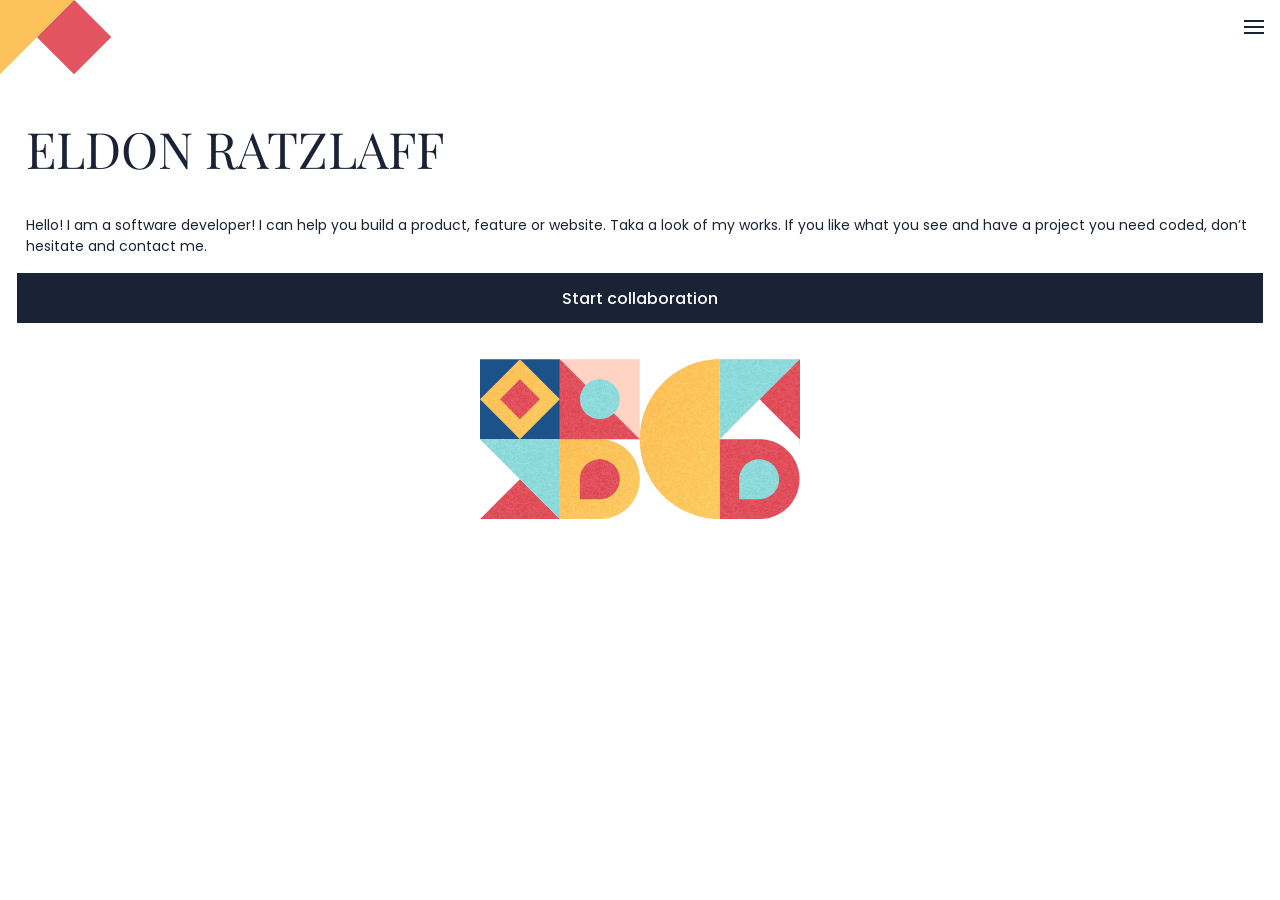
<file: index.htm>
<!DOCTYPE html>
<html lang="en">
<head>
    <meta charset="UTF-8">
    <meta http-equiv="X-UA-Compatible" content="IE=edge">
    <meta name="viewport" content="width=device-width, initial-scale=1.0">

    <link rel="stylesheet" href="/styles/style.css">
    <link rel = "icon" href =  "/pict-mobile/bxs-radiation.svg" type = "image/x-icon">
    <title>Portfolio</title>
</head>
<body>
    <header>
        <div class="top-page">
            <div class="ornament-top"><img src="/pict-mobile/image_geometry_1.svg" alt=""></div>
            <div class="menu1"><img src="/pict-mobile/ic_menu.svg" alt=""></div>
        </div>
            <div class="top-text"> 
                <h1 class="top-name">ELDON RATZLAFF</h1>
                <p class="top-coment">Hello! I am a software developer! I can help you build a product, feature or website. Taka a look of my works.
                  If you like what you see and have a project you need coded, don’t hesitate and contact me.
                 </p>
        
                <div class="top-buton">
                Start collaboration
                </div>
            </div> 
            <div class="ornamen-first-botom">
            </div>       
    </header>

</body>
</html>
</file>
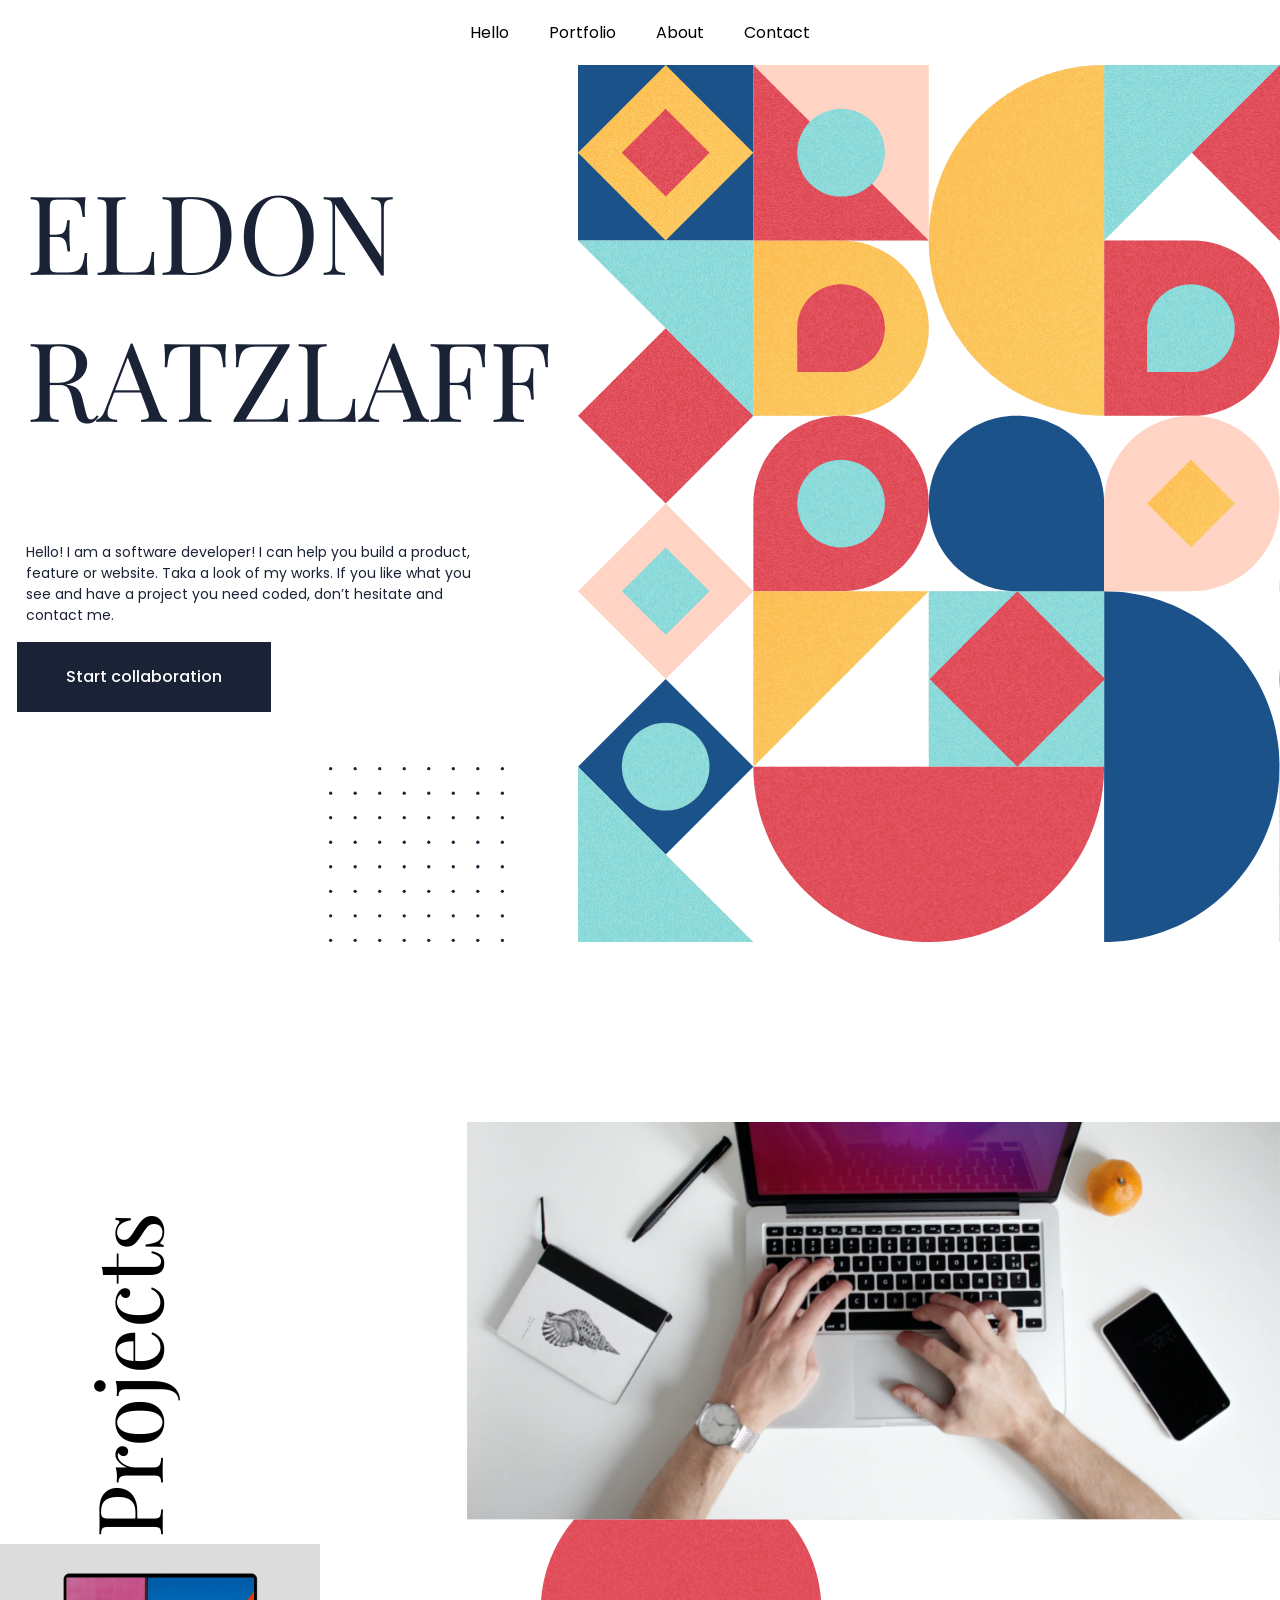
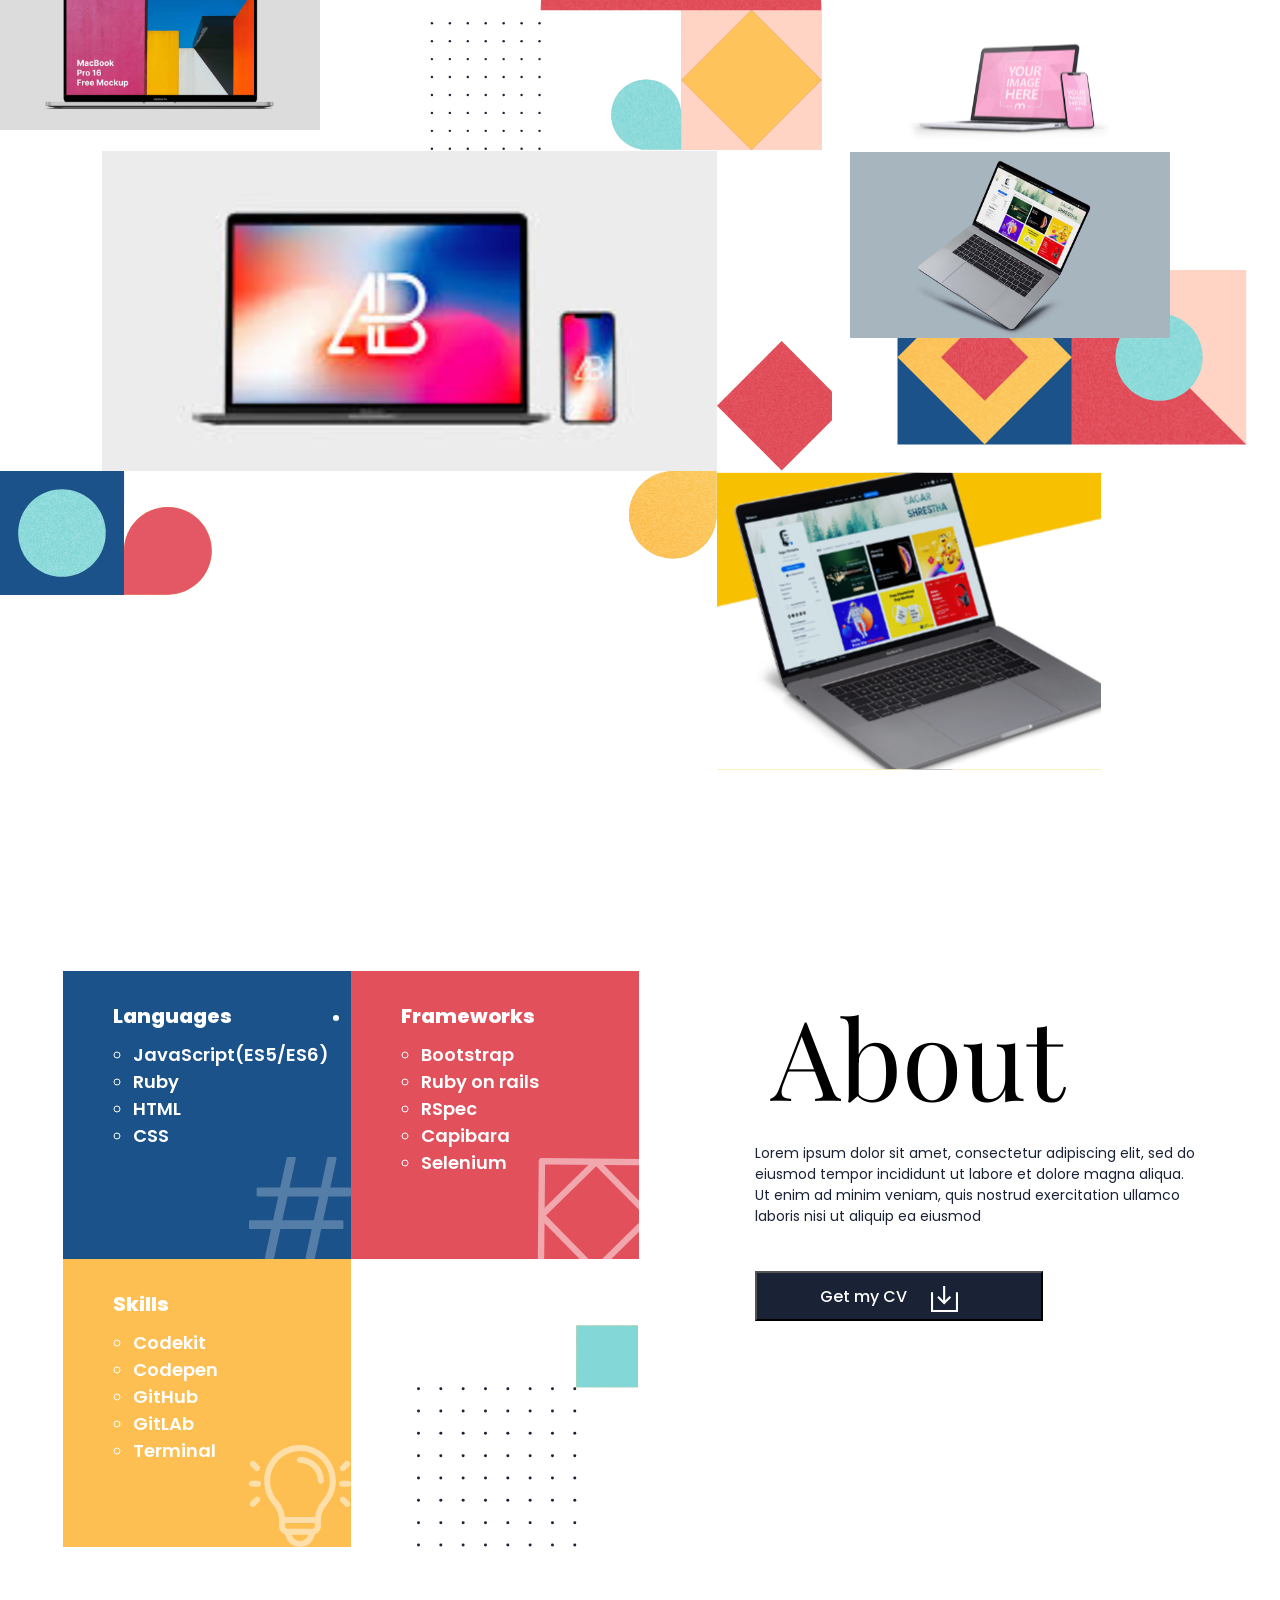
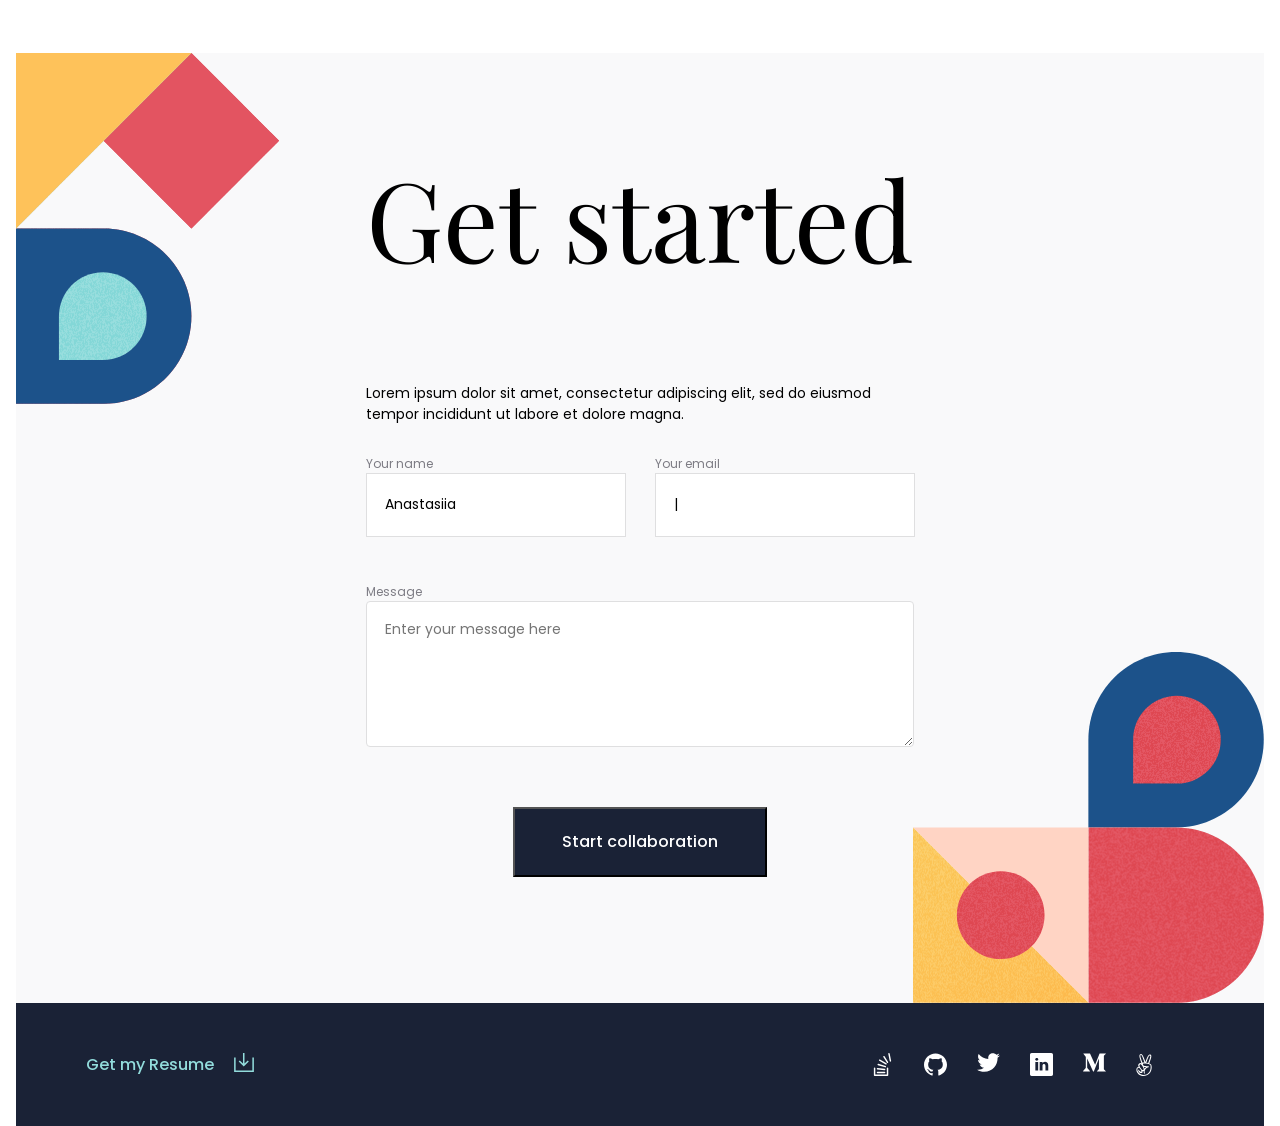
<file: index.html>
<!DOCTYPE html>
<html lang="en">
<head>
    <meta charset="UTF-8">
    <meta http-equiv="X-UA-Compatible" content="IE=edge">
    <meta name="viewport" content="width=device-width, initial-scale=1.0">    
    <link rel="stylesheet" href="./styles/style.css">
    <link rel="stylesheet" href="./styles/stylequery.css">
 
    <link rel = "icon" href =  "/pict-mobile/bxs-radiation.svg" type = "image/x-icon">
    <title>Portfolio</title>
</head>

<body>
    <header>
        <div class="top-page">
            <div class="ornament-top"><img src="/pict-mobile/image_geometry_1.svg" alt=""></div>
            <nav class="menu1"><img src="/pict-mobile/ic_menu.svg" alt="Menu icon"></nav>
            <div class="header-desktop">
                <div>Hello</div>
                <div>Portfolio</div>
                <div>About</div>
                <div>Contact</div>
            </div>
        </div>
    </header>
<section class="headline">
    <div class="top-text"> 
        <h1 class="top-name">ELDON RATZLAFF</h1>
        <p class="top-coment">Hello! I am a software developer! I can help you build a product, feature or website. Taka a look of my works.
      If you like what you see and have a project you need coded, don’t hesitate and contact me.
        </p>

        <div class="top-buton">
        Start collaboration
        </div>
    </div> 
<div class="ornamen-first-botom">
</div>
</section>

<section class="midle-section">
    <h2 class="projects">Projects</h2>
<!-- proyect 1 -->
<div class="works-cards works-cards1">
    <div class="project1"></div>
    <div class="proyect-foot1">
        <h2 class="proyect-foot1-p">Project name goes here</h2>
        <ul class="proyect-foot1-ul">
            <li class="proyect-foot1-li">HTML/CSS</li>
            <li class="proyect-foot1-li">Ruby on Rails</li>
            <li class="proyect-foot1-li">JavaScript</li>
        </ul>
        <button class="proyect-foot1-button">
            <h3 class="proyect-foot1-text">See this project</h3>
            <div class="proyect-foot1-img"></div>
        </button>
    </div  >     
</div>

<!-- proyect 2 -->
<div class="works-cards works-cards2">
    <div class="project2"></div>
    <div class="proyect-foot2">
        <h2 class="proyect-foot1-p">Project name goes here</h2>
        <ul class="proyect-foot1-ul">
            <li class="proyect-foot1-li">HTML/CSS</li>
            <li class="proyect-foot1-li">Ruby on Rails</li>
            <li class="proyect-foot1-li">JavaScript</li>
        </ul>
        <button class="proyect-foot1-button">
            <h3 class="proyect-foot1-text">See this project</h3>
            <div class="proyect-foot1-img"></div>
        </button>
    </div  >    
</div>

<!-- proyect 3 -->
<div class="works-cards works-cards3">
    <div class="project3"></div>
    <div class="proyect-foot3">
        <h2 class="proyect-foot1-p">Project name goes here</h2>
        <ul class="proyect-foot1-ul">
            <li class="proyect-foot1-li">HTML/CSS</li>
            <li class="proyect-foot1-li">Ruby on Rails</li>
            <li class="proyect-foot1-li">JavaScript</li>
        </ul>
        <button class="proyect-foot1-button">
            <h3 class="proyect-foot1-text">See this project</h3>
            <div class="proyect-foot1-img"></div>
        </button>
    </div  >    
</div>

<!-- proyect 4 -->
<div class="works-cards works-cards4">
    <div class="project4"></div>
    <div class="proyect-foot4">
        <h2 class="proyect-foot1-p">Project name goes here</h2>
        <ul class="proyect-foot1-ul">
            <li class="proyect-foot1-li">HTML/CSS</li>
            <li class="proyect-foot1-li">Ruby on Rails</li>
            <li class="proyect-foot1-li">JavaScript</li>
        </ul>
        <button class="proyect-foot1-button">
            <h3 class="proyect-foot1-text">See this project</h3>
            <div class="proyect-foot1-img"></div>
        </button>
    </div  >
    
</div>

<!-- proyect 5 -->
<div class="works-cards works-cards5" >
    <div class="project5"></div>
    <div class="proyect-foot5">
        <h2 class="proyect-foot1-p">Project name goes here</h2>
        <ul class="proyect-foot1-ul">
            <li class="proyect-foot1-li">HTML/CSS</li>
            <li class="proyect-foot1-li">Ruby on Rails</li>
            <li class="proyect-foot1-li">JavaScript</li>
        </ul>
        <button class="proyect-foot1-button">
            <h3 class="proyect-foot1-text">See this project</h3>
            <div class="proyect-foot1-img"></div>
        </button>
    </div  >
    
</div>

<!-- proyect 6 -->
<div  class="works-cards works-cards6">
    <div class="project6"></div>
    <div class="proyect-foot6">
        <h2 class="proyect-foot1-p">Project name goes here</h2>
        <ul class="proyect-foot1-ul">
            <li class="proyect-foot1-li">HTML/CSS</li>
            <li class="proyect-foot1-li">Ruby on Rails</li>
            <li class="proyect-foot1-li">JavaScript</li>
        </ul>
        <button class="proyect-foot1-button">
            <h3 class="proyect-foot1-text">See this project</h3>
            <div class="proyect-foot1-img"></div>
        </button>
    </div  >
    
</div>
    <div class="picture1"></div>
    <div class="picture2"></div>
    <div class="picture3"></div>
    <div class="picture4"></div>
    <div class="picture5"></div>
    <div class="picture6"></div>
    <div class="ornament1"></div>
    <div class="ornament2"></div>
    <div class="ornament3"></div>
    <div class="ornament4"></div>
</section>

<section class="about-section">
    <div class="about-container">
        <div>
            <h2 class="about-title">About</h2>
            <p class="about-p">Lorem ipsum dolor sit amet, consectetur adipiscing elit, sed do eiusmod tempor incididunt ut labore et dolore magna aliqua. Ut enim ad minim veniam, quis nostrud exercitation ullamco laboris nisi ut aliquip ea eiusmod</p>
        </div>
        <button class="get-mycv">
            <h3 class="get-mycv-h">Get my CV</h3>
            <div class="get-mycv-icon"></div>
        </button>
    </div>
    

    <ul class="categories">
        <li class="languages">       
            <h3 class="languages-h about-boxes" >Languages</h3>
            <ul class="languages-ul">
                <li>JavaScript(ES5/ES6)</li>
                <li>Ruby</li>
                <li>HTML</li>
                <li>CSS</li>
            </ul> 
        </li>
    
        <li class="frameworks">
            <h3 class="about-boxes">Frameworks</h3>
            <ul class="languages-ul">
                <li>Bootstrap</li>
                <li>Ruby on rails</li>
                <li>RSpec</li>
                <li>Capibara</li>
                <li>Selenium</li>
            </ul>
        </li>
            
        <li class="skills">
            <h3  class="about-boxes">Skills</h3>
            <ul class="languages-ul">
                <li>Codekit</li>
                <li>Codepen</li>
                <li>GitHub</li>
                <li>GitLAb</li>
                <li>Terminal</li>
            </ul>
        </li>
        <div class="categories-img" ></div> 

    </ul>
</section>

<section class="foot-section">
    <div class="foot-section-andform">
        <div class="ornament-top"><img src="/pict-mobile/image_geometry_1.svg" alt="">
        </div>
        <h2 class="foot-section-h">Get started</h2>
        
        <p class="foot-section-p">Lorem ipsum dolor sit amet, consectetur adipiscing elit, sed do eiusmod tempor incididunt ut labore et dolore magna.</p>
    
        <form action="https://formspree.io/f/xaykaovn" method="post">
          
            <div class="name-email-divs">
                <div class="your-name-container">                        
                     <div>Your name</div>
                    <input type="text" name="your name" placeholder="Anastasiia" maxlength='30' required id="">
                </div>              
            
                <div class="email-container">
                    <div>Your email</div>
                    <input type="email" placeholder="|"  name="your email" id="" required >
                </div>    
    
            </div>
            <div class="texarea-message">Message</div>
    
             <textarea class="form-coment" name="form-coment" id="" placeholder="Enter your message here" maxlength='500' required cols="30" rows="10"></textarea>
            
            <button class="start-coll-btn" type="submit" >Start collaboration</button>
    
        </form>
    </div>  
    <div class="foot-botom">
        <button class="get-resume-btn">
            <h2>Get my Resume</h2> 
            <div></div>
        </button>
        <div class="social-media">
            <div class="stak"></div>
            <div class="git"></div>
            <div class="twitt"></div>
            <div class="link"></div>
            <div class="medium"></div>
            <div class="angelist"></div>

        </div>
    </div>
</section>

</body>
</html>
</file>
<file: styles/style.css>
@import url("https://fonts.googleapis.com/css2?family=Playfair+Display:ital,wght@0,400;0,600;1,500&family=Poppins&display=swap");

body {
  font-family: "Poppins", sans-serif;
  margin: 0;
  padding: 0;
  border: 0;
  outline: 0;
}

.top-page {
  display: flex;
  justify-content: space-between;
}

.ornament-top {
  display: inline;
  animation: rotate 2s infinite;
}

@keyframes rotate {
  0% {
    transform: rotate(45deg);
  }

  100% {
    transform: rotate(-45deg);
  }
}

.menu1 {
  display: inline;
  padding: 1em 1em;
  float: right;
}

.header-desktop {
  display: none;
}

.headline {
  display: flex;
  flex-direction: column;
}

.top-text {
  padding: 0 10px;
}

.top-name {
  color: #1a2236;
  font-family: "Playfair Display", serif;
  padding-left: 16px;
  font-size: 50px;
  font-weight: 400;
}

.top-coment {
  font-family: "Poppins", sans-serif;
  color: #1a2236;
  padding: 0 16px 0 16px;
  font-size: 14px;
  font-weight: 400;
  line-height: 21px;
}

.top-buton {
  display: flex;
  height: 50px;
  margin: 16px 7px;
  justify-content: center;
  align-items: center;
  background-color: #1a2236;
  color: white;
  font-size: 16px;
  font-weight: 500;
}

.top-buton:hover {
  background-color: white;
  color: #1a2236;
  border: 1px solid #1a2236;
  cursor: pointer;
}

.ornamen-first-botom {
  background-image: url("/pict-mobile/image_geometry_2.svg");
  background-repeat: no-repeat;
  background-size: contain;
  background-position: center;
  width: 320px;
  height: 200px;
  margin-left: auto;
  margin-right: auto;
}

.projects {
  font-family: "Playfair Display", serif;
  margin-left: 16px;
  font-size: 50px;
  font-weight: 400;
}

.midle-section {
  display: grid;
  grid-template-columns: 1fr;
  grid-template-rows: 0.4fr 1fr 1fr 1fr 1fr 1fr 1fr;
  grid-template-areas:
    "projects"
    "project1"
    "project2"
    "project3"
    "project4"
    "project5"
    "project6";
}

.works-cards {
  display: flex;
  flex-direction: column;
}

.project1 {
  background-image: url("/pict-mobile/Rectangle\ 21.svg");
  background-repeat: no-repeat;
  background-size: contain;
  background-position: center;
  width: 320px;
  height: 188px;
  margin-left: auto;
  margin-right: auto;
}

.project2 {
  background-image: url("/pict-mobile/Rectangle\ 21\ \(1\).svg");
  background-repeat: no-repeat;
  background-size: contain;
  background-position: center;
  width: 320px;
  height: 188px;
  margin-left: auto;
  margin-right: auto;
}

.project3 {
  background-image: url("/pict-mobile/Rectangle\ 21\ \(2\).svg");
  background-repeat: no-repeat;
  background-size: contain;
  background-position: center;
  width: 320px;
  height: 188px;
  margin-left: auto;
  margin-right: auto;
}

.project4 {
  background-image: url("/pict-mobile/Rectangle\ 21\ \(3\).svg");
  background-repeat: no-repeat;
  background-size: contain;
  background-position: center;
  width: 320px;
  height: 188px;
  margin-left: auto;
  margin-right: auto;
}

.project5 {
  background-image: url("/pict-mobile/Rectangle\ 21\ \(4\).svg");
  background-repeat: no-repeat;
  background-size: contain;
  background-position: center;
  width: 320px;
  height: 188px;
  margin-left: auto;
  margin-right: auto;
}

.project6 {
  background-image: url("/pict-mobile/Rectangle\ 21\ \(5\).svg");
  background-repeat: no-repeat;
  background-size: contain;
  background-position: center;
  width: 320px;
  height: 188px;
  margin-left: auto;
  margin-right: auto;
}

.proyect-foot1 {
  color: aliceblue;
  background-color: #1a2236;
  padding: 0 0 15px 0;
}

.proyect-foot1-p {
  font-family: "Poppins", sans-serif;
  font-size: 20px;
  font-weight: 300;
  padding: 5px 12px;
  margin: 0;
}

.proyect-foot1-ul {
  display: flex;

  /* float: left; */
  padding: 0;
  margin: 0;
  justify-content: space-evenly;
  list-style: none;
}

.proyect-foot1-li {
  float: left;
  font-family: "Poppins", sans-serif;
  font-weight: 300;
  color: #1a2236;
  background-color: #98dede;
  height: 20px;
  font-size: 10.3334px;
  padding: 5px 10px 0 10px;
  margin: 2px;
}

.proyect-foot1-button {
  display: flex;
  width: 178px;
  justify-content: space-around;
  align-items: center;
  background-color: transparent;
  color: white;
  height: 44px;
  border-color: aliceblue;
  border: 1px solid white;
  margin: 9px 0 0 10px;
}

.proyect-foot1-button:hover {
  background-color: #fff;
  color: #1a2236;
  cursor: pointer;
}

.proyect-foot1-text {
  font-family: "Poppins", sans-serif;
  font-weight: 500;
  font-size: 16px;
  padding-left: 5px;
}

.proyect-foot1-img {
  background-image: url(/pict-mobile/arrow.svg);
  background-repeat: no-repeat;
  background-size: contain;
  height: 18px;
  width: 18px;
  padding-right: 5px;
}

.about-section {
  display: flex;
  flex-direction: column;
  justify-content: center;
  align-items: center;
}

.about-title {
  font-family: "Playfair Display", serif;
  font-weight: 400;
  font-size: 50px;
  padding-left: 16px;
}

.about-p {
  color: #1a2236;
  font-family: "Poppins", sans-serif;
  font-weight: 400;
  font-size: 14px;
  line-height: 21px;
  padding: 0 16px;
}

.get-mycv {
  display: flex;
  width: 288px;
  height: 50px;
  margin-bottom: 20px;
  justify-content: space-around;
  align-items: center;
  background-color: #1a2236;
  color: #fff;
}

.get-mycv-h {
  padding-left: 45px;
  font-family: "Poppins", sans-serif;
  font-weight: 500;
  font-size: 16px;
}

.get-mycv-icon {
  background-image: url(/pict-mobile/icdownload.svg);
  background-repeat: no-repeat;
  background-size: contain;
  height: 26px;
  width: 26px;
  margin-top: 5px;
  padding-right: 65px;
}

.categories {
  padding-left: 0;
  display: flex;
  flex-direction: column;
}

.languages {
  margin: 0 0;
  color: #fff;
  width: 288px;
  height: 288px;
  background: #1c528a;
  background-image: url(/pict-mobile/hash.svg);
  background-repeat: no-repeat;
  background-size: 102px 102px;
  background-position: bottom right;
}

.frameworks {
  margin: 5px 0;
  color: #fff;
  width: 288px;
  height: 288px;
  background: #e2505c;
  background-image: url(/pict-mobile/Group\ 18.svg);
  background-repeat: no-repeat;
  background-size: 102px 102px;
  background-position: bottom right;
}

.skills {
  background: #febf52;
  margin: 5px 0;
  color: #fff;
  width: 288px;
  height: 288px;
  background-image: url(/pict-mobile/ic_skills.svg);
  background-repeat: no-repeat;
  background-size: 102px 102px;
  background-position: bottom right;
}

.about-boxes {
  margin: 30px 0 10px 50px;
  font-family: "Poppins", sans-serif;
  font-weight: 800;
  font-size: 20px;
}

.languages-ul {
  padding-left: 70px;
  color: #fff;
  font-family: "Poppins", sans-serif;
  font-weight: 600;
  font-size: 18px;
}

.foot-section {
  background: #f9f9fa;
  margin-left: 16px;
  margin-right: 16px;
}

.foot-section-h {
  font-family: "Playfair Display", serif;
  font-weight: 400;
  font-size: 50px;
}

.foot-section-p {
  font-family: "Poppins", sans-serif;
  font-weight: 400;
  font-size: 14px;
}

.your-name-container,
.email-container {
  border: 1px solid black;
  border-radius: 4px;
  background-color: #fff;
  width: 288px;
  height: 52px;
  left: 16px;
  margin-bottom: 10px;
  align-self: center;
}

.your-name-container div,
.email-container div {
  margin: 0 16px;
  font-family: "Poppins", sans-serif;
  font-weight: 400;
  font-size: 10px;
}

input {
  border: none;
}

.foot-section form {
  display: flex;
  flex-direction: column;
}

.name-email-divs {
  display: flex;
  flex-direction: column;
}

.texarea-message {
  display: none;
}

.form-coment {
  border: 1px solid #dfdfe0;
  border-radius: 4px;
  font-family: "Poppins", sans-serif;
  font-weight: 400;
  font-size: 14px;
}

input::placeholder {
  padding-left: 16px;
  color: black;
  font-family: "Poppins", sans-serif;
  font-weight: 400;
  font-size: 14px;
}

textarea {
  width: 288px;
  height: 112px;
  left: 16px;
  align-self: center;
}

textarea::placeholder {
  padding: 15px 16px;
}

.start-coll-btn {
  background-color: #1a2236;
  color: #fff;
  font-family: "Poppins", sans-serif;
  font-weight: 500;
  font-size: 16px;
  height: 44px;
  width: 288px;
  align-self: center;
  margin-top: 20px;
  margin-bottom: 64px;
  transition: 1s;
}

.start-coll-btn:hover{
  background-color: white;
  color:#1a2236;
}
.foot-botom {
  background-color: #1a2236;
  height: 150px;
}

.get-resume-btn {
  display: flex;
  justify-content: space-between;
  background-color: #1a2236;
  font-family: "Poppins", sans-serif;
  padding: 20px 0 0 16px;
  border: none;
}

.get-resume-btn h2 {
  font-size: 16px;
  font-weight: 500;
  color: #92dcdc;
}

.get-resume-btn div {
  background-image: url(/pict-mobile/box-arrow-up-right_1.svg);
  background-repeat: no-repeat;
  height: 20px;
  width: 20px;
  margin: 14px 0 0 20px;
}

.social-media {
  display: flex;
  justify-content: space-evenly;
  padding: 17px 0 40px 0;
}

.stak {
  background-image: url(/pict-mobile/ic_stackoverflow.svg);
  background-repeat: no-repeat;
  background-size: contain;
  height: 24px;
  width: 23px;
}

.git {
  background-image: url(/pict-mobile/github.svg);
  background-repeat: no-repeat;
  background-size: contain;
  height: 24px;
  width: 23px;
}

.twitt {
  background-image: url(/pict-mobile/twitter.svg);
  background-repeat: no-repeat;
  background-size: contain;
  height: 24px;
  width: 23px;
}

.link {
  background-image: url(/pict-mobile/linkin.svg);
  background-repeat: no-repeat;
  background-size: contain;
  height: 24px;
  width: 23px;
}

.medium {
  background-image: url(/pict-mobile/medium.svg);
  background-repeat: no-repeat;
  background-size: contain;
  height: 24px;
  width: 23px;
}

.angelist {
  background-image: url(/pict-mobile/angelist.svg);
  background-repeat: no-repeat;
  background-size: contain;
  height: 24px;
  width: 23px;
}
</file>
<file: styles/stylequery.css>
@media only screen and (min-width: 768px) {
  .ornament-top,
  .menu1 {
    display: none;
  }

  .top-page {
    display: inline;
  }

  .header-desktop {
    display: flex;
    justify-content: center;
    transition: all 0, 5s ease-out;
  }

  .header-desktop div {
    padding: 20px 20px 20px 20px;
  }

  .headline {
    display: flex;
    flex-direction: row;
    justify-content: space-between;
  }

  .top-text {
    max-width: 484px;
    background-image: url(/pic-desktop/image_dots.svg);
    background-repeat: no-repeat;
    background-size: cover;
    background-size: 175px 175px;
    background-position: right bottom;
  }

  .top-name {
    font-size: 110px;
    width: 484px;
  }

  .top-buton {
    width: 254px;
    height: 70px;
  }

  .ornamen-first-botom {
    background-image: url("/pic-desktop/Thur.svg");
    background-repeat: no-repeat;
    background-size: cover;
    background-position: left;
    width: 702px;
    height: 877px;
    margin: 0;
  }

  .midle-section {
    margin: 130px 0;
    padding: 50px 0 0 0;
    display: grid;
    grid-template-columns: 56vw 9vw 357px;
    grid-template-rows: 421px 87px 121px 320px 354px;
    grid-template-areas:
      "projects works-cards1 works-cards1"
      "works-cards2 ornament3 picture6"
      "works-cards2 ornament4 works-cards6"
      "works-cards3 ornament2 works-cards5"
      "ornament1 works-cards4 works-cards4";
  }

  .projects {
    grid-area: projects;
    width: 550px;
    height: 350px;
    transform: rotate(-90deg);
    font-size: 90px;
    padding: 0 0 0 68px;
    margin: 0 0 0 -68px;
  }

  .project1 {
    width: 44vw;
    height: 400px;
    background-position: right bottom;
    background-size: cover;
    padding: 0 0 0 250px;
    margin: 0 0 0 -250px;
  }

  .project2 {
    margin-left: 0;
  }

  .project3 {
    margin-right: 0;
    width: 48vw;
    height: 320px;
    background-size: cover;
  }

  .project4 {
    margin-left: 0;
    width: 30vw;
    height: 300px;
    background-size: cover;
  }

  .proyect-foot2 {
    display: none;
  }

  .proyect-foot3 {
    display: none;
  }

  .proyect-foot4 {
    display: none;
  }

  /* .proyect-foot5 {
    display: none;
  } */

  .proyect-foot6 {
    display: none;
  }

  .picture6 {
    grid-area: picture6;

    /* display: block; */
    background-image: url(/pict-mobile/Rectangle\ 21\ \(5\) .svg);
    background-repeat: no-repeat;
    background-size: contain;
  }

  .ornament1 {
    grid-area: ornament1;
    display: block;
    background-image: url(/pic-desktop/image-geometry_5.svg), url(/pic-desktop/image-geometry_4.svg);
    background-repeat: no-repeat no-repeat;
    background-size: contain contain;
    background-size: 124px 124px 87px 87px;
    background-position: left top, right top;
  }

  .ornament2 {
    grid-area: ornament2;
    display: block;
    background-image: url(/pic-desktop/Shape.svg);
    background-repeat: no-repeat;
    background-size: contain;
    background-size: 130px 130px;
    background-position: left bottom;
  }

  .ornament3 {
    grid-area: ornament3;
    z-index: -1;
    display: block;
    background-image: url(/pic-desktop/image-geometry_2.svg);
    background-repeat: no-repeat;
    background-size: contain;
    background-size: 430px 280px;
    background-position: right bottom;
    padding: 200px 0 120px 300px;
    margin: -200px 0 -120px -300px;
  }

  .ornament4 {
    grid-area: ornament4;
    z-index: -1;
    display: block;
    background-image: url(/pic-desktop/Group\ 83.svg);
    background-repeat: no-repeat;
    background-size: contain;
    background-size: 350px 175px;
    background-position: left top;
    padding: 0 350px 200px 0;
    margin: 240px -350px -200px 180px;
  }

  .works-cards1 {
    grid-area: works-cards1;
  }

  .proyect-foot1 {
    width: 44vw;
    padding: 0 0 0 250px;
    margin: 0 0 0 -250px;
  }

  .works-cards1 .proyect-foot1 {
    display: none;
  }

  .works-cards1:hover .proyect-foot1 {
    display: block;
  }

  .works-cards2 {
    grid-area: works-cards2;
  }

  .works-cards2 .proyect-foot2 {
    display: none;
  }

  .works-cards2:hover .proyect-foot2 {
    display: block;
    width: 400px;
  }

  .works-cards3 {
    grid-area: works-cards3;
  }

  .works-cards3 .proyect-foot3 {
    display: none;
  }

  .works-cards3:hover .proyect-foot3 {
    display: block;
  }

  .works-cards4 {
    grid-area: works-cards4;
  }

  .works-cards4 .proyect-foot4 {
    display: none;
  }

  .works-cards4:hover .proyect-foot4 {
    display: block;
  }

  .proyect-foot5 {
    order: -1;
  }

  .works-cards5 {
    grid-area: works-cards5;
  }

  .works-cards5 .proyect-foot5 {
    display: none;
  }

  .works-cards5:hover .proyect-foot5 {
    display: block;
  }

  .works-cards6 {
    grid-area: works-cards6;
  }

  .works-cards6 .proyect-foot6 {
    display: none;
  }

  .works-cards6:hover .proyect-foot6 {
    display: block;
  }

  .about-section {
    margin: 90px 0;
    display: flex;
    flex-direction: row;
    justify-content: center;
    align-items: center;
  }

  .about-container {
    padding-left: 9vw;
    padding-bottom: 200px;
  }

  .about-title {
    font-size: 110px;
    text-align: left;
    padding: 0 0 0 16px;
    margin: 5px 0 5px 0;
  }

  .about-p {
    color: #1a2236;
    font-family: "Poppins", sans-serif;
    font-weight: 400;
    font-size: 14px;
    line-height: 21px;
    padding: 0 16px 30px 0;
    max-width: 446px;
  }

  .categories {
    order: -1;
    padding-left: 0;
    display: grid;
    grid-template-columns: 1fr 1fr;
    grid-template-rows: 1fr 1fr;
    grid-template-areas:
      "languages frameworks"
      "skills categories-img";
  }

  .categories-img {
    background-image: url(/pic-desktop/image_dots_with_teal.svg);
    background-repeat: no-repeat;
    background-size: cover;
    background-size: 222px 222px;
    background-position: right bottom;
    width: 288px;
    height: 288px;
  }

  .languages,
  .frameworks,
  .skills {
    padding: 0;
    margin: 0;
  }

  .foot-section-andform {
    background-image: url(/pic-desktop/image-geometry_6.svg), url(/pic-desktop/image-geometry_7.svg);
    background-repeat: no-repeat, no-repeat;
    background-size: cover, cover;
    background-size: 264px 351px, 351px 351px;
    background-position: left top, right bottom;
    height: 950px;
    display: flex;
    flex-direction: column;
    align-items: center;
  }

  .foot-section-h {
    font-size: 110px;
    width: 548px;
    text-align: center;
  }

  .foot-section-p {
    margin: 0 0 30px 0;
    font-size: 14px;
    width: 548px;
  }

  .your-name-container div,
  .email-container div {
    margin: 0 0;
    font-size: 12px;
    color: #7d7c84;
  }

  .name-email-divs {
    display: flex;
    flex-direction: row;
    justify-content: space-between;
    width: 542px;
  }

  .your-name-container {
    background-color: transparent;
    border: none;
    width: 254px;
    height: 78px;
  }

  .email-container {
    background-color: transparent;
    border: none;
    width: 253px;
    height: 78px;
  }

  input {
    width: 254px;
    height: 60px;
    border: 1px solid #dfdfe0;
  }

  .texarea-message {
    margin-top: 40px;
    display: block;
    font-size: 12px;
    color: #7d7c84;
  }

  textarea {
    width: 542px;
    height: 140px;
    align-self: center;
  }

  .start-coll-btn {
    margin-top: 60px;
    width: 254px;
    height: 70px;
  }

  .foot-botom {
    height: 123px;
    display: flex;
    justify-content: space-between;
    align-items: center;
  }

  .get-resume-btn {
    padding: 0 0 0 70px;
  }

  .get-resume-btn div {
    background-image: url(/pic-desktop/ic-link_teal.svg);
    background-size: contain;
  }

  .social-media {
    padding: 0 90px 0 0;
    display: flex;
    justify-content: flex-end;
  }

  .social-media div {
    margin: 0 15px 0 15px;
  }

  .header-desktop div:hover {
    background-color: #7d7c84;
  }
}
</file>
